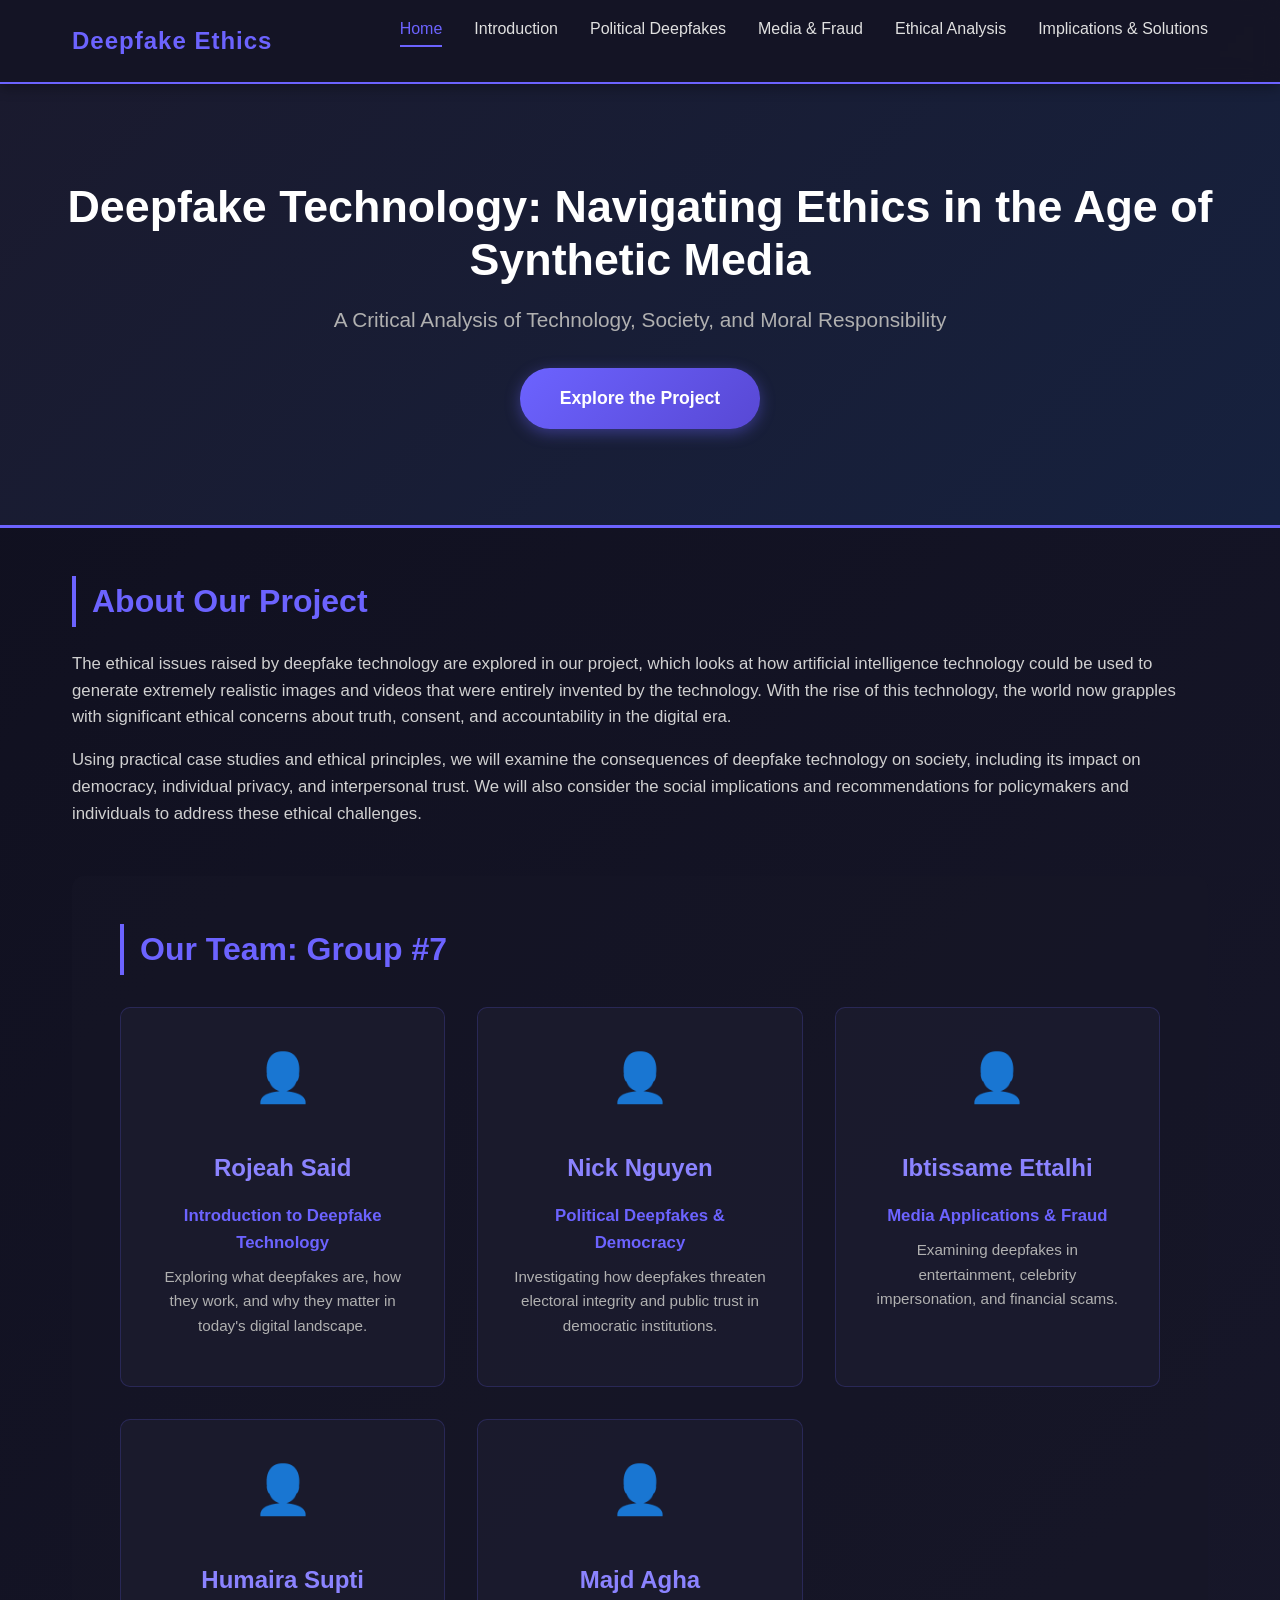
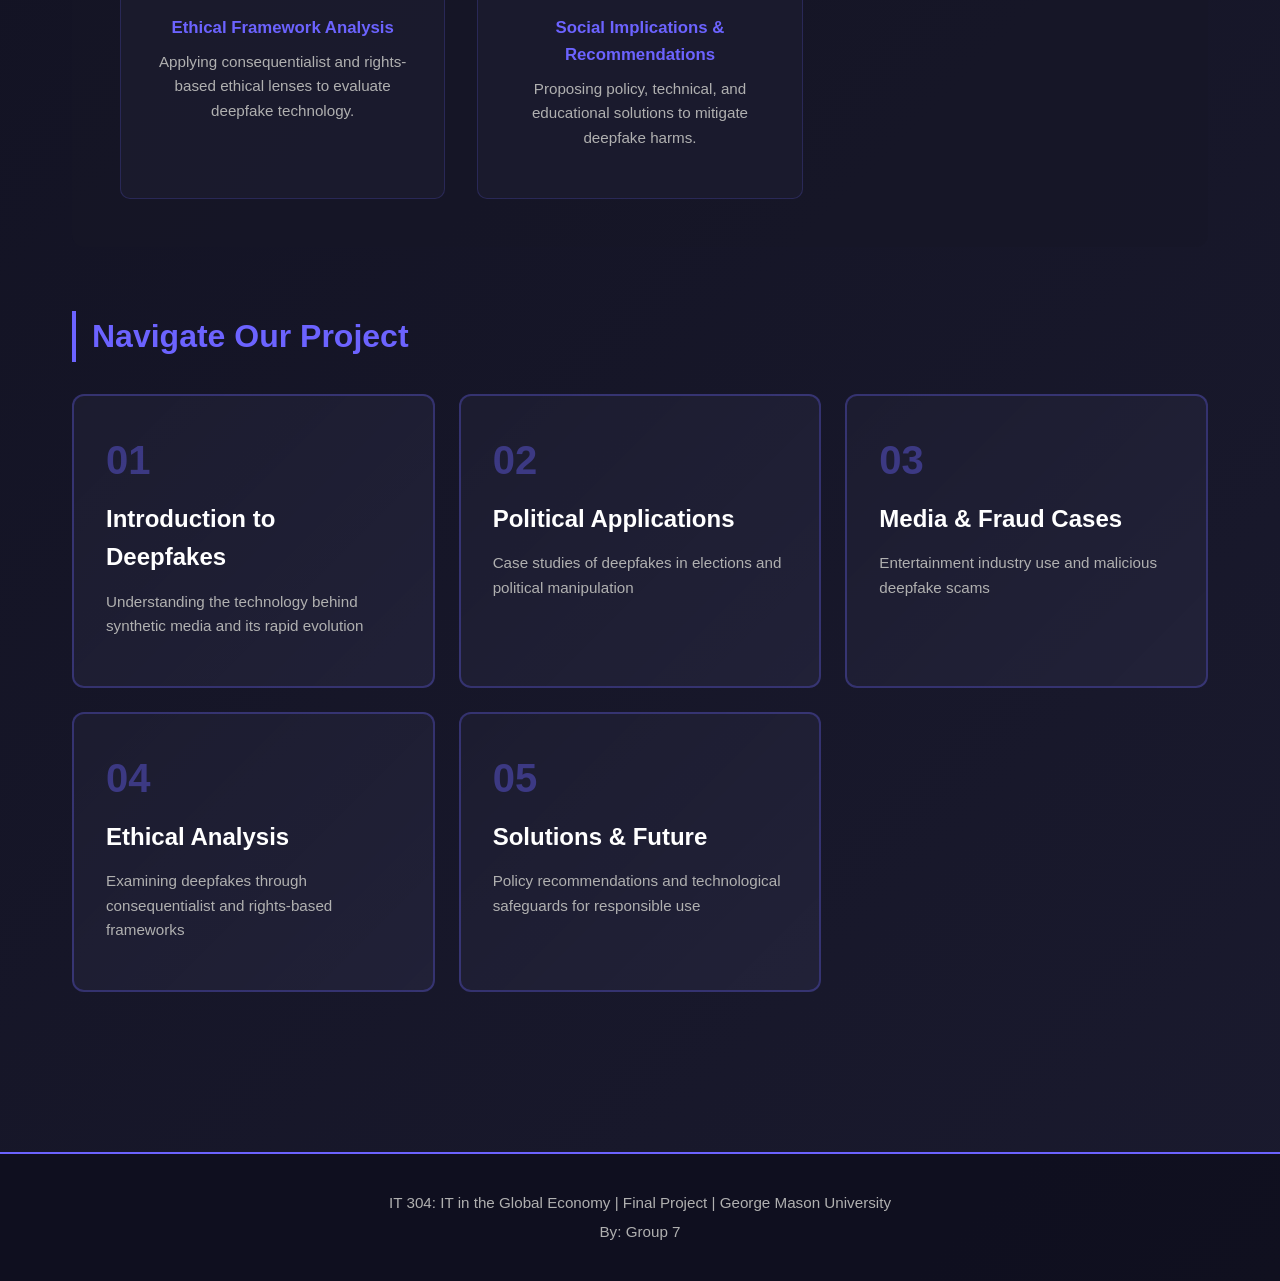
<file: index.html>
<!DOCTYPE html>
<html lang="en">
<head>
    <meta charset="UTF-8">
    <meta name="viewport" content="width=device-width, initial-scale=1.0">
    <title>Deepfake Technology: Ethics and Society | IT 304 Final Project</title>
    <link rel="stylesheet" href="styles.css">
</head>
<body>
    <nav class="navbar">
        <div class="nav-container">
            <div class="nav-logo">Deepfake Ethics</div>
            <ul class="nav-menu">
                <li><a href="index.html" class="active">Home</a></li>
                <li><a href="introduction.html">Introduction</a></li>
                <li><a href="application1.html">Political Deepfakes</a></li>
                <li><a href="application2.html">Media & Fraud</a></li>
                <li><a href="ethics.html">Ethical Analysis</a></li>
                <li><a href="recommendations.html">Implications & Solutions</a></li>
            </ul>
        </div>
    </nav>

    <div class="hero-section">
        <div class="hero-content">
            <h1>Deepfake Technology: Navigating Ethics in the Age of Synthetic Media</h1>
            <p class="hero-subtitle">A Critical Analysis of Technology, Society, and Moral Responsibility</p>
            <a href="introduction.html" class="cta-button">Explore the Project</a>
        </div>
    </div>

    <div class="container">
        <section class="about-section">
            <h2>About Our Project</h2>
            <p>The ethical issues raised by deepfake technology are explored in our project, which looks at how artificial intelligence technology could be used to generate extremely realistic images and videos that were entirely invented by the technology. With the rise of this technology, the world now grapples with significant ethical concerns about truth, consent, and accountability in the digital era.</p>
            
            <p>Using practical case studies and ethical principles, we will examine the consequences of deepfake technology on society, including its impact on democracy, individual privacy, and interpersonal trust. We will also consider the social implications and recommendations for policymakers and individuals to address these ethical challenges.</p>
        </section>

        <section class="team-section">
            <h2>Our Team: Group #7</h2>
            <div class="team-grid">
                <div class="team-member">
                    <div class="member-icon">👤</div>
                    <h3>Rojeah Said</h3>
                    <p class="member-role">Introduction to Deepfake Technology</p>
                    <p class="member-bio">Exploring what deepfakes are, how they work, and why they matter in today's digital landscape.</p>
                </div>

                <div class="team-member">
                    <div class="member-icon">👤</div>
                    <h3>Nick Nguyen</h3>
                    <p class="member-role">Political Deepfakes & Democracy</p>
                    <p class="member-bio">Investigating how deepfakes threaten electoral integrity and public trust in democratic institutions.</p>
                </div>

                <div class="team-member">
                    <div class="member-icon">👤</div>
                    <h3>Ibtissame Ettalhi</h3>
                    <p class="member-role">Media Applications & Fraud</p>
                    <p class="member-bio">Examining deepfakes in entertainment, celebrity impersonation, and financial scams.</p>
                </div>

                <div class="team-member">
                    <div class="member-icon">👤</div>
                    <h3>Humaira Supti</h3>
                    <p class="member-role">Ethical Framework Analysis</p>
                    <p class="member-bio">Applying consequentialist and rights-based ethical lenses to evaluate deepfake technology.</p>
                </div>

                <div class="team-member">
                    <div class="member-icon">👤</div>
                    <h3>Majd Agha</h3>
                    <p class="member-role">Social Implications & Recommendations</p>
                    <p class="member-bio">Proposing policy, technical, and educational solutions to mitigate deepfake harms.</p>
                </div>
            </div>
        </section>

        <section class="navigation-section">
            <h2>Navigate Our Project</h2>
            <div class="nav-cards">
                <a href="introduction.html" class="nav-card">
                    <div class="card-number">01</div>
                    <h3>Introduction to Deepfakes</h3>
                    <p>Understanding the technology behind synthetic media and its rapid evolution</p>
                </a>

                <a href="application1.html" class="nav-card">
                    <div class="card-number">02</div>
                    <h3>Political Applications</h3>
                    <p>Case studies of deepfakes in elections and political manipulation</p>
                </a>

                <a href="application2.html" class="nav-card">
                    <div class="card-number">03</div>
                    <h3>Media & Fraud Cases</h3>
                    <p>Entertainment industry use and malicious deepfake scams</p>
                </a>

                <a href="ethics.html" class="nav-card">
                    <div class="card-number">04</div>
                    <h3>Ethical Analysis</h3>
                    <p>Examining deepfakes through consequentialist and rights-based frameworks</p>
                </a>

                <a href="recommendations.html" class="nav-card">
                    <div class="card-number">05</div>
                    <h3>Solutions & Future</h3>
                    <p>Policy recommendations and technological safeguards for responsible use</p>
                </a>
            </div>
        </section>
    </div>

    <footer>
        <p>IT 304: IT in the Global Economy | Final Project | George Mason University</p>
        <p>By: Group 7</p>
    </footer>
</body>
</html>
</file>
<file: styles.css>
/* =====================
   GLOBAL STYLES & RESET
   ===================== */

* {
    margin: 0;
    padding: 0;
    box-sizing: border-box;
}

body {
    font-family: 'Segoe UI', Tahoma, Geneva, Verdana, sans-serif;
    background: linear-gradient(135deg, #0f0f1e 0%, #1a1a2e 100%);
    color: #e0e0e0;
    line-height: 1.6;
    min-height: 100vh;
}

/* ===========================
   NAVIGATION BAR
   =========================== */

.navbar {
    background: rgba(22, 22, 38, 0.95);
    -webkit-backdrop-filter: blur(10px);
    backdrop-filter: blur(10px);
    padding: 1rem 0;
    position: sticky;
    top: 0;
    z-index: 1000;
    border-bottom: 2px solid #6c63ff;
    box-shadow: 0 4px 12px rgba(0, 0, 0, 0.3);
}

.nav-container {
    max-width: 1200px;
    margin: 0 auto;
    display: flex;
    justify-content: space-between;
    align-items: center;
    padding: 0 2rem;
}

.nav-logo {
    font-size: 1.5rem;
    font-weight: bold;
    color: #6c63ff;
    letter-spacing: 1px;
}

.nav-menu {
    display: flex;
    list-style: none;
    gap: 2rem;
}

.nav-menu a {
    color: #e0e0e0;
    text-decoration: none;
    font-weight: 500;
    transition: color 0.3s ease;
    padding: 0.5rem 0;
    border-bottom: 2px solid transparent;
}

.nav-menu a:hover,
.nav-menu a.active {
    color: #6c63ff;
    border-bottom: 2px solid #6c63ff;
}

/* ===========================
   HERO SECTION (Landing Page)
   =========================== */

.hero-section {
    background: linear-gradient(135deg, #1a1a2e 0%, #16213e 100%);
    padding: 6rem 2rem;
    text-align: center;
    border-bottom: 3px solid #6c63ff;
}

.hero-content h1 {
    font-size: 2.8rem;
    color: #ffffff;
    margin-bottom: 1rem;
    line-height: 1.2;
}

.hero-subtitle {
    font-size: 1.3rem;
    color: #b0b0b0;
    margin-bottom: 2rem;
}

.cta-button {
    display: inline-block;
    background: linear-gradient(135deg, #6c63ff 0%, #5848d4 100%);
    color: white;
    padding: 1rem 2.5rem;
    border-radius: 30px;
    text-decoration: none;
    font-weight: 600;
    font-size: 1.1rem;
    transition: transform 0.3s ease, box-shadow 0.3s ease;
    box-shadow: 0 4px 15px rgba(108, 99, 255, 0.4);
}

.cta-button:hover {
    transform: translateY(-3px);
    box-shadow: 0 6px 20px rgba(108, 99, 255, 0.6);
}

/* ===========================
   CONTAINER & SECTIONS
   =========================== */

.container {
    max-width: 1200px;
    margin: 0 auto;
    padding: 3rem 2rem;
}

.content-container {
    max-width: 900px;
    margin: 0 auto;
    padding: 3rem 2rem;
}

section {
    margin-bottom: 3rem;
}

h2 {
    font-size: 2rem;
    color: #6c63ff;
    margin-bottom: 1.5rem;
    border-left: 4px solid #6c63ff;
    padding-left: 1rem;
}

h3 {
    font-size: 1.5rem;
    color: #8b83ff;
    margin-top: 2rem;
    margin-bottom: 1rem;
}

h4 {
    font-size: 1.2rem;
    color: #a09dff;
    margin-top: 1.5rem;
    margin-bottom: 0.8rem;
}

p {
    margin-bottom: 1rem;
    color: #d0d0d0;
    font-size: 1.05rem;
}

/* ===========================
   TEAM SECTION
   =========================== */

.team-section {
    background: rgba(22, 22, 38, 0.5);
    padding: 3rem;
    border-radius: 12px;
    margin-top: 3rem;
}

.team-grid {
    display: grid;
    grid-template-columns: repeat(auto-fit, minmax(250px, 1fr));
    gap: 2rem;
    margin-top: 2rem;
}

.team-member {
    background: rgba(30, 30, 50, 0.6);
    padding: 2rem;
    border-radius: 10px;
    text-align: center;
    border: 1px solid rgba(108, 99, 255, 0.2);
    transition: transform 0.3s ease, border-color 0.3s ease;
}

.team-member:hover {
    transform: translateY(-5px);
    border-color: rgba(108, 99, 255, 0.6);
}

.member-icon {
    font-size: 3rem;
    margin-bottom: 1rem;
}

.member-role {
    color: #6c63ff;
    font-weight: 600;
    margin: 0.5rem 0;
}

.member-bio {
    font-size: 0.95rem;
    color: #b0b0b0;
}

/* ===========================
   NAVIGATION CARDS
   =========================== */

.navigation-section {
    margin-top: 4rem;
}

.nav-cards {
    display: grid;
    grid-template-columns: repeat(auto-fit, minmax(280px, 1fr));
    gap: 1.5rem;
    margin-top: 2rem;
}

.nav-card {
    background: linear-gradient(135deg, rgba(30, 30, 50, 0.8) 0%, rgba(40, 40, 65, 0.6) 100%);
    padding: 2rem;
    border-radius: 12px;
    text-decoration: none;
    color: inherit;
    border: 2px solid rgba(108, 99, 255, 0.3);
    transition: all 0.3s ease;
    display: block;
}

.nav-card:hover {
    transform: translateY(-5px);
    border-color: #6c63ff;
    box-shadow: 0 8px 25px rgba(108, 99, 255, 0.3);
}

.card-number {
    font-size: 2.5rem;
    font-weight: bold;
    color: rgba(108, 99, 255, 0.4);
    margin-bottom: 0.5rem;
}

.nav-card h3 {
    color: #ffffff;
    margin-top: 0.5rem;
    margin-bottom: 0.8rem;
}

.nav-card p {
    font-size: 0.95rem;
    color: #b0b0b0;
}

/* ===========================
   CONTENT SECTIONS
   =========================== */

.content-section {
    background: rgba(22, 22, 38, 0.4);
    padding: 2.5rem;
    border-radius: 10px;
    margin-bottom: 2rem;
    border-left: 4px solid #6c63ff;
}

.intro-box {
    background: linear-gradient(135deg, rgba(108, 99, 255, 0.15) 0%, rgba(88, 72, 212, 0.1) 100%);
    border: 1px solid rgba(108, 99, 255, 0.3);
    padding: 1.5rem;
    border-radius: 8px;
    margin: 1.5rem 0;
}

.highlight-box {
    background: rgba(108, 99, 255, 0.1);
    border-left: 4px solid #6c63ff;
    padding: 1.2rem;
    margin: 1.5rem 0;
    border-radius: 4px;
}

.image-placeholder {
    background: linear-gradient(135deg, rgba(30, 30, 50, 0.8) 0%, rgba(40, 40, 60, 0.6) 100%);
    border: 2px dashed rgba(108, 99, 255, 0.4);
    padding: 3rem 2rem;
    text-align: center;
    border-radius: 8px;
    margin: 2rem 0;
    color: #8b83ff;
}

.image-placeholder p {
    margin: 0;
    font-style: italic;
}

/* For actual images when added */
.content-image {
    width: 100%;
    max-width: 700px;
    height: auto;
    border-radius: 8px;
    margin: 2rem 0;
    box-shadow: 0 4px 15px rgba(0, 0, 0, 0.5);
    border: 2px solid rgba(108, 99, 255, 0.2);
}

/* ===========================
   TEMPLATE INSTRUCTIONS
   =========================== */

.template-instructions {
    background: rgba(255, 165, 0, 0.1);
    border: 2px solid rgba(255, 165, 0, 0.4);
    padding: 1.5rem;
    border-radius: 8px;
    margin: 2rem 0;
}

.template-instructions h4 {
    color: #ffb84d;
    margin-top: 0;
}

.template-instructions ul {
    margin-left: 1.5rem;
    color: #ffd699;
}

.template-instructions li {
    margin-bottom: 0.5rem;
}

/* ===========================
   REFERENCES SECTION
   =========================== */

.references {
    background: rgba(30, 30, 50, 0.5);
    padding: 2rem;
    border-radius: 8px;
    margin-top: 3rem;
    border-top: 3px solid #6c63ff;
}

.references h3 {
    color: #6c63ff;
    margin-top: 0;
}

.references ol {
    margin-left: 1.5rem;
    color: #c0c0c0;
}

.references li {
    margin-bottom: 0.8rem;
    line-height: 1.6;
}

.references a {
    color: #8b83ff;
    text-decoration: none;
    transition: color 0.3s ease;
}

.references a:hover {
    color: #6c63ff;
    text-decoration: underline;
}

/* ===========================
   LISTS
   =========================== */

ul, ol {
    margin-left: 2rem;
    margin-bottom: 1rem;
}

li {
    margin-bottom: 0.5rem;
    color: #d0d0d0;
}

/* ===========================
   FOOTER
   =========================== */

footer {
    background: rgba(15, 15, 30, 0.9);
    text-align: center;
    padding: 2rem;
    margin-top: 4rem;
    border-top: 2px solid #6c63ff;
}

footer p {
    margin: 0.3rem 0;
    color: #b0b0b0;
    font-size: 0.95rem;
}

/* ===========================
   RESPONSIVE DESIGN
   =========================== */

@media (max-width: 768px) {
    .nav-menu {
        flex-direction: column;
        gap: 1rem;
    }
    
    .nav-container {
        flex-direction: column;
        gap: 1rem;
    }
    
    .hero-content h1 {
        font-size: 2rem;
    }
    
    .hero-subtitle {
        font-size: 1.1rem;
    }
    
    .team-grid,
    .nav-cards {
        grid-template-columns: 1fr;
    }
    
    .container,
    .content-container {
        padding: 2rem 1rem;
    }
}
</file>
